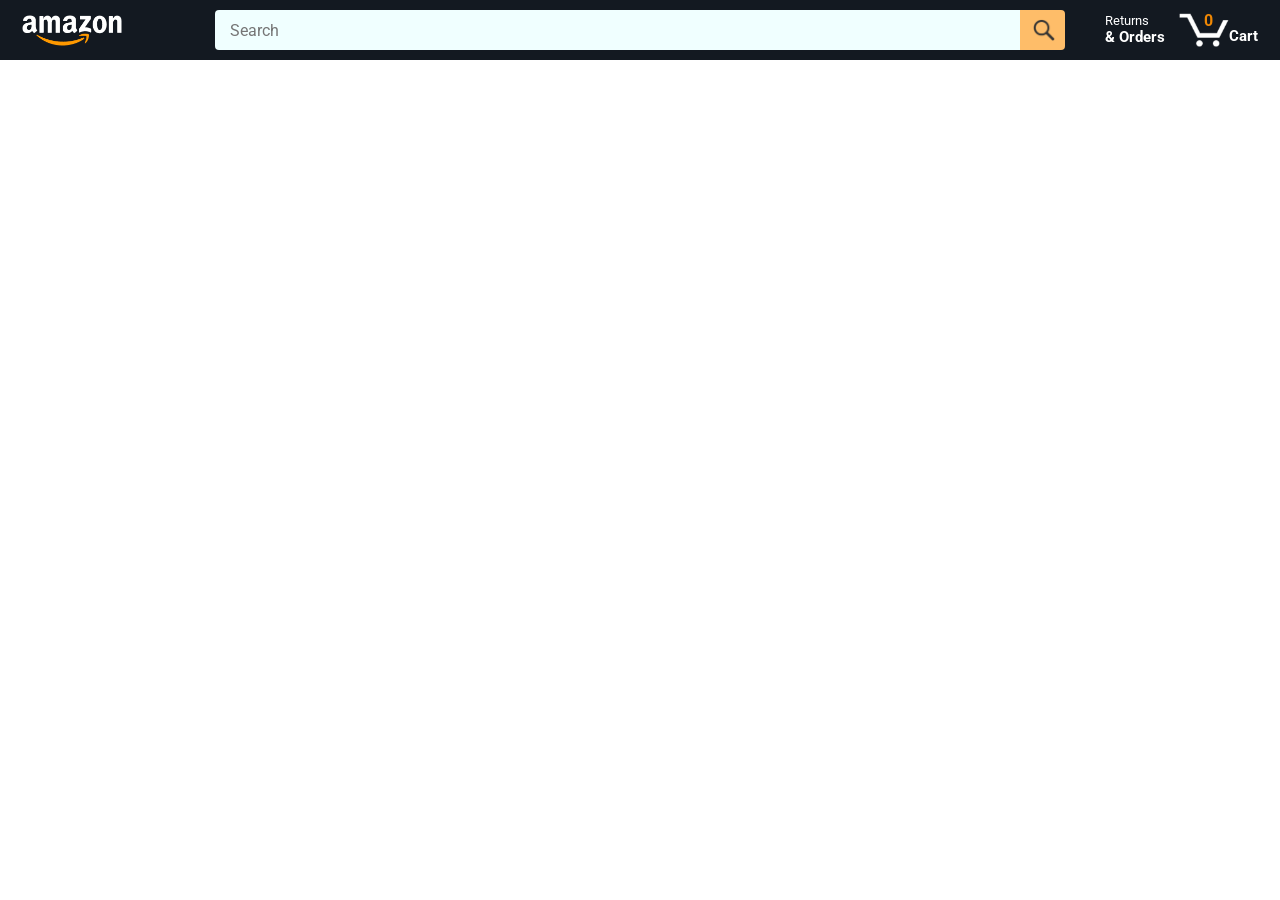
<file: index.html>
<!DOCTYPE html>
<html>

<head>
  <title>Amazon Project</title>

  <!-- This code is needed for responsive design to work.
      (Responsive design = make the website look good on
      smaller screen sizes like a phone or a tablet). -->
  <meta name="viewport" content="width=device-width, initial-scale=1" />

  <!-- Load a font called Roboto from Google Fonts. -->
  <link rel="preconnect" href="https://fonts.googleapis.com" />
  <link rel="preconnect" href="https://fonts.gstatic.com" crossorigin />
  <link href="https://fonts.googleapis.com/css2?family=Roboto:wght@400;500;700&display=swap" rel="stylesheet" />

  <!-- Here are the CSS files for this page. -->
  <link rel="stylesheet" href="styles/shared/general.css" />
  <link rel="stylesheet" href="styles/shared/amazon-header.css" />
  <link rel="stylesheet" href="styles/pages/amazon.css" />
</head>

<body>
  <div class="amazon-header">
    <div class="amazon-header-left-section">
      <a href="amazon.html" class="header-link">
        <img class="amazon-logo" src="images/amazon-logo-white.png" />
        <img class="amazon-mobile-logo" src="images/amazon-mobile-logo-white.png" />
      </a>
    </div>

    <div class="amazon-header-middle-section">
      <input class="search-bar" type="text" placeholder="Search" />

      <button class="search-button">
        <img class="search-icon" src="images/icons/search-icon.png" />
      </button>
    </div>

    <div class="amazon-header-right-section">
      <a class="orders-link header-link" href="orders.html">
        <span class="returns-text">Returns</span>
        <span class="orders-text">& Orders</span>
      </a>

      <a class="cart-link header-link" href="checkout.html">
        <img class="cart-icon" src="images/icons/cart-icon.png" />
        <div class="cart-quantity js-cart-quantity">0</div>
        <div class="cart-text js-cart-text">Cart</div>
      </a>
    </div>
  </div>

  <div class="main">
    <div class="products-grid js-pdt-grid">
    </div>

    <script type="module" src="./data/amazon.js"></script>
</body>

</html>
</file>
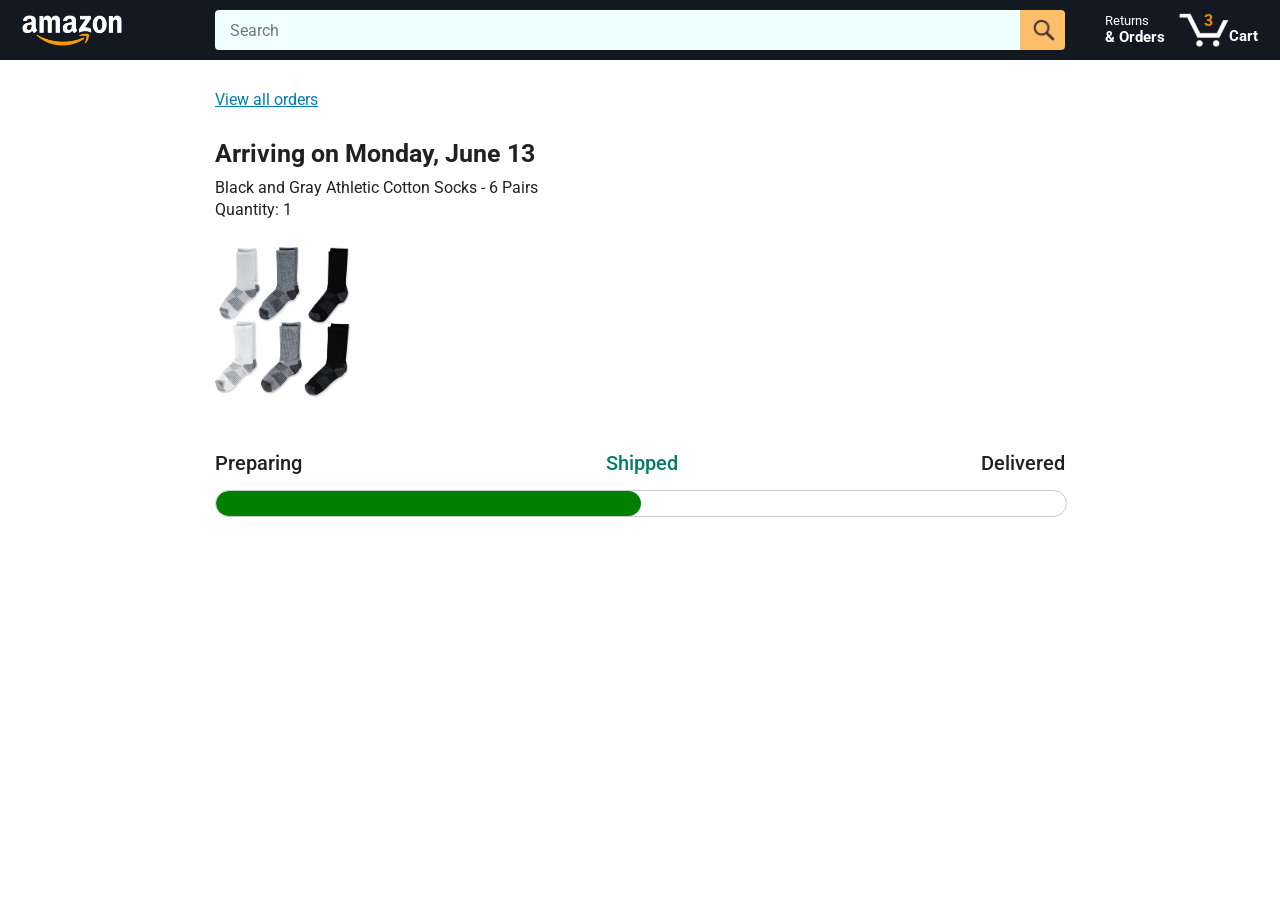
<file: tracking.html>
<!DOCTYPE html>
<html>

<head>
  <title>Tracking</title>

  <!-- This code is needed for responsive design to work.
      (Responsive design = make the website look good on
      smaller screen sizes like a phone or a tablet). -->
  <meta name="viewport" content="width=device-width, initial-scale=1">

  <!-- Load a font called Roboto from Google Fonts. -->
  <link rel="preconnect" href="https://fonts.googleapis.com">
  <link rel="preconnect" href="https://fonts.gstatic.com" crossorigin>
  <link href="https://fonts.googleapis.com/css2?family=Roboto:wght@400;500;700&display=swap" rel="stylesheet">

  <!-- Here are the CSS files for this page. -->
  <link rel="stylesheet" href="styles/shared/general.css">
  <link rel="stylesheet" href="styles/shared/amazon-header.css">
  <link rel="stylesheet" href="styles/pages/tracking.css">
</head>

<body>
  <div class="amazon-header">
    <div class="amazon-header-left-section">
      <a href="index.html" class="header-link">
        <img class="amazon-logo" src="images/amazon-logo-white.png">
        <img class="amazon-mobile-logo" src="images/amazon-mobile-logo-white.png">
      </a>
    </div>

    <div class="amazon-header-middle-section">
      <input class="search-bar" type="text" placeholder="Search">

      <button class="search-button">
        <img class="search-icon" src="images/icons/search-icon.png">
      </button>
    </div>

    <div class="amazon-header-right-section">
      <a class="orders-link header-link" href="orders.html">
        <span class="returns-text">Returns</span>
        <span class="orders-text">& Orders</span>
      </a>

      <a class="cart-link header-link" href="checkout.html">
        <img class="cart-icon" src="images/icons/cart-icon.png">
        <div class="cart-quantity">3</div>
        <div class="cart-text">Cart</div>
      </a>
    </div>
  </div>

  <div class="main">
    <div class="order-tracking">
      <a class="back-to-orders-link link-primary" href="orders.html">
        View all orders
      </a>

      <div class="delivery-date">
        Arriving on Monday, June 13
      </div>

      <div class="product-info">
        Black and Gray Athletic Cotton Socks - 6 Pairs
      </div>

      <div class="product-info">
        Quantity: 1
      </div>

      <img class="product-image" src="images/products/athletic-cotton-socks-6-pairs.jpg">

      <div class="progress-labels-container">
        <div class="progress-label">
          Preparing
        </div>
        <div class="progress-label current-status">
          Shipped
        </div>
        <div class="progress-label">
          Delivered
        </div>
      </div>

      <div class="progress-bar-container">
        <div class="progress-bar"></div>
      </div>
    </div>
  </div>
  <script>
    const url = new URL(window.location.href);
    url.searchParams.get('orderId');
  </script>
</body>

</html>
</file>
<file: styles/shared/general.css>
body {
  font-family: Roboto, Arial;
  color: rgb(33, 33, 33);
  /* The <body> element has a default margin of 8px
     on all sides. This removes the default margins. */
  margin: 0;
}

/* <p> elements have a default margin on the top
   and bottom. This removes the default margins. */
p {
  margin: 0;
}

button {
  cursor: pointer;
}

select {
  cursor: pointer;
}

input, select, button {
  font-family: Roboto, Arial;
}

.button-primary {
  color: rgb(33, 33, 33);
  background-color: rgb(255, 216, 20);
  border: 1px solid rgb(252, 210, 0);
  border-radius: 8px;
  cursor: pointer;
  box-shadow: 0 2px 5px rgba(213, 217, 217, 0.5);
}

.button-primary:hover {
  background-color: rgb(247, 202, 0);
  border: 1px solid rgb(242, 194, 0);
}

.button-primary:active {
  background: rgb(255, 216, 20);
  border-color: rgb(252, 210, 0);
  box-shadow: none;
}

.button-secondary {
  color: rgb(33, 33, 33);
  background: white;
  border: 1px solid rgb(213, 217, 217);
  border-radius: 8px;
  cursor: pointer;
  box-shadow: 0 2px 5px rgba(213, 217, 217, 0.5);
}

.button-secondary:hover {
  background-color: rgb(247, 250, 250);
}

.button-secondary:active {
  background-color: rgb(237, 253, 255);
  box-shadow: none;
}

/* These styles will limit text to 2 lines. Anything
   beyond 2 lines will be replaced with "..."
   You can find this code by using an A.I. tool or by
   searching in Google.
   https://css-tricks.com/almanac/properties/l/line-clamp/ */
.limit-text-to-2-lines {
  display: -webkit-box;
  -webkit-line-clamp: 2;
  -webkit-box-orient: vertical;
  overflow: hidden;
}

.link-primary {
  color: rgb(1, 124, 182);
  cursor: pointer;
}

.link-primary:hover {
  color: rgb(196, 80, 0);
}

/* Styles for dropdown selectors. */
select {
  color: rgb(33, 33, 33);
  background-color: rgb(240, 240, 240);
  border: 1px solid rgb(213, 217, 217);
  border-radius: 8px;
  padding: 3px 5px;
  font-size: 15px;
  cursor: pointer;
  box-shadow: 0 2px 5px rgba(213, 217, 217, 0.5);
}

select:focus,
input:focus {
  outline: 2px solid rgb(255, 153, 0);
}
</file>
<file: styles/shared/amazon-header.css>
.amazon-header {
  background-color: rgb(19, 25, 33);
  color: white;
  padding-left: 15px;
  padding-right: 15px;

  display: flex;
  align-items: center;
  justify-content: space-between;

  position: fixed;
  top: 0;
  left: 0;
  right: 0;
  height: 60px;
}

.amazon-header-left-section {
  width: 180px;
}

@media (max-width: 800px) {
  .amazon-header-left-section {
    width: unset;
  }
}

.header-link {
  display: inline-block;
  padding: 6px;
  border-radius: 2px;
  cursor: pointer;
  text-decoration: none;
  border: 1px solid rgba(0, 0, 0, 0);
}

.header-link:hover {
  border: 1px solid white;
}

.amazon-logo {
  width: 100px;
  margin-top: 5px;
}

.amazon-mobile-logo {
  display: none;
}

@media (max-width: 575px) {
  .amazon-logo {
    display: none;
  }

  .amazon-mobile-logo {
    display: block;
    height: 35px;
    margin-top: 5px;
  }
}

.amazon-header-middle-section {
  flex: 1;
  max-width: 850px;
  margin-left: 10px;
  margin-right: 10px;
  display: flex;
}

.search-bar {
  flex: 1;
  width: 0;
  font-size: 16px;
  height: 38px;
  padding-left: 15px;
  border: none;
  background-color: azure;
  border-top-left-radius: 4px;
  border-bottom-left-radius: 4px;
  border-top-right-radius: 0;
  border-bottom-right-radius: 0;
}

.search-button {
  background-color: rgb(254, 189, 105);
  border: none;
  width: 45px;
  height: 40px;
  border-top-right-radius: 4px;
  border-bottom-right-radius: 4px;
  flex-shrink: 0;
}

.search-icon {
  height: 22px;
  margin-left: 2px;
  margin-top: 3px;
}

.amazon-header-right-section {
  width: 180px;
  flex-shrink: 0;
  display: flex;
  justify-content: end;
}

.orders-link {
  color: white;
}

.returns-text {
  display: block;
  font-size: 13px;
}

.orders-text {
  display: block;
  font-size: 15px;
  font-weight: 700;
}

.cart-link {
  color: white;
  display: flex;
  align-items: center;
  position: relative;
}

.cart-icon {
  width: 50px;
}

.cart-text {
  margin-top: 12px;
  font-size: 15px;
  font-weight: 700;
}

.cart-quantity {
  color: rgb(240, 136, 4);
  font-size: 16px;
  font-weight: 700;

  position: absolute;
  top: 4px;
  left: 22px;

  width: 26px;
  text-align: center;
}
</file>
<file: styles/pages/amazon.css>
.main {
  margin-top: 60px;
}

.products-grid {
  display: grid;

  /* - In CSS Grid, 1fr means a column will take up the
       remaining space in the grid.
     - If we write 1fr 1fr ... 1fr; 8 times, this will
       divide the grid into 8 columns, each taking up an
       equal amount of the space.
     - repeat(8, 1fr); is a shortcut for repeating "1fr"
       8 times (instead of typing out "1fr" 8 times).
       repeat(...) is a special property that works with
       display: grid; */
  grid-template-columns: repeat(8, 1fr);
}

/* @media is used to create responsive design (making the
   website look good on any screen size). This @media
   means when the screen width is 2000px or less, we
   will divide the grid into 7 columns instead of 8. */
@media (max-width: 2000px) {
  .products-grid {
    grid-template-columns: repeat(7, 1fr);
  }
}

/* This @media means when the screen width is 1600px or
   less, we will divide the grid into 6 columns. */
@media (max-width: 1600px) {
  .products-grid {
    grid-template-columns: repeat(6, 1fr);
  }
}

@media (max-width: 1300px) {
  .products-grid {
    grid-template-columns: repeat(5, 1fr);
  }
}

@media (max-width: 1000px) {
  .products-grid {
    grid-template-columns: repeat(4, 1fr);
  }
}

@media (max-width: 800px) {
  .products-grid {
    grid-template-columns: repeat(3, 1fr);
  }
}

@media (max-width: 575px) {
  .products-grid {
    grid-template-columns: repeat(2, 1fr);
  }
}

@media (max-width: 450px) {
  .products-grid {
    grid-template-columns: 1fr;
  }
}

.product-container {
  padding-top: 40px;
  padding-bottom: 25px;
  padding-left: 25px;
  padding-right: 25px;

  border-right: 1px solid rgb(231, 231, 231);
  border-bottom: 1px solid rgb(231, 231, 231);

  display: flex;
  flex-direction: column;
}

.product-image-container {
  display: flex;
  justify-content: center;
  align-items: center;

  height: 180px;
  margin-bottom: 20px;
}

.product-image {
  /* Images will overflow their container by default. To
    prevent this, we set max-width and max-height to 100%
    so they stay inside their container. */
  max-width: 100%;
  max-height: 100%;
}

.product-name {
  height: 40px;
  margin-bottom: 5px;
}

.product-rating-container {
  display: flex;
  align-items: center;
  margin-bottom: 10px;
}

.product-rating-stars {
  width: 100px;
  margin-right: 6px;
}

.product-rating-count {
  color: rgb(1, 124, 182);
  cursor: pointer;
  margin-top: 3px;
}

.product-price {
  font-weight: 700;
  margin-bottom: 10px;
}

.product-quantity-container {
  margin-bottom: 17px;
}

.product-spacer {
  flex: 1;
}

.added-to-cart {
  color: rgb(6, 125, 98);
  font-size: 16px;

  display: flex;
  align-items: center;
  margin-bottom: 8px;

  /* At first, the "Added to cart" message will
     be invisible. Use JavaScript to change the
     opacity and make it visible. */
  opacity: 0;
}

.added-to-cart img {
  height: 20px;
  margin-right: 5px;
}

.add-to-cart-button {
  width: 100%;
  padding: 8px;
  border-radius: 50px;
}
</file>
<file: styles/pages/tracking.css>
.main {
  max-width: 850px;
  margin-top: 90px;
  margin-bottom: 100px;
  padding-left: 30px;
  padding-right: 30px;

  /* margin-left: auto;
     margin-right auto;
     Is a trick for centering an element horizontally
     without needing a container. */
  margin-left: auto;
  margin-right: auto;
}

.back-to-orders-link {
  display: inline-block;
  margin-bottom: 30px;
}

.delivery-date {
  font-size: 25px;
  font-weight: 700;
  margin-bottom: 10px;
}

.product-info {
  margin-bottom: 3px;
}

.product-image {
  max-width: 150px;
  max-height: 150px;
  margin-top: 25px;
  margin-bottom: 50px;
}

.progress-labels-container {
  display: flex;
  justify-content: space-between;
  font-size: 20px;
  font-weight: 500;
  margin-bottom: 15px;
}

.current-status {
  color: rgb(6, 125, 98);
}

@media (max-width: 575px) {
  .progress-labels-container {
    font-size: 16px;
  }
}

@media (max-width: 450px) {
  .progress-labels-container {
    flex-direction: column;
    margin-bottom: 5px;
  }

  .progress-label {
    margin-bottom: 3px;
  }
}

.progress-bar-container {
  height: 25px;
  width: 100%;

  border: 1px solid rgb(200, 200, 200);
  border-radius: 50px;
  overflow: hidden;
}

.progress-bar {
  height: 100%;
  background-color: green;
  border-radius: 50px;
  width: 50%;
}
</file>
